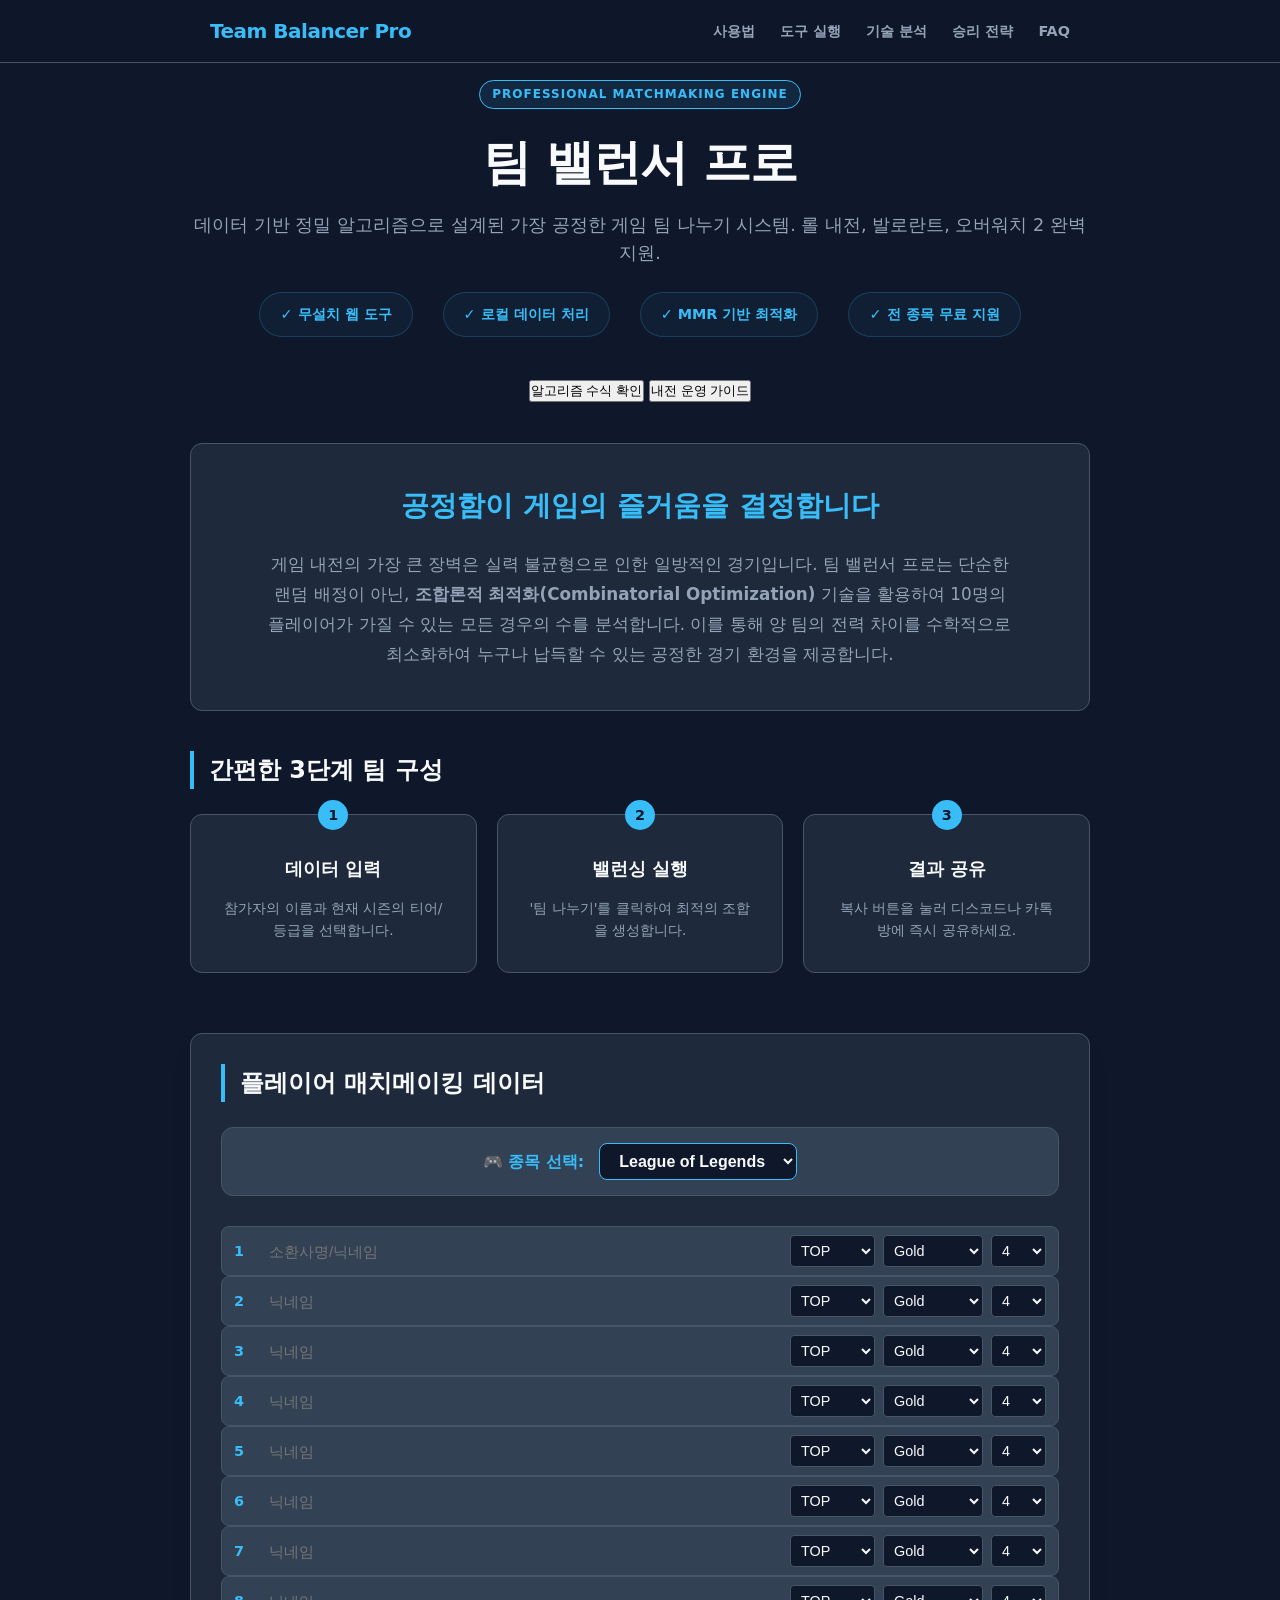
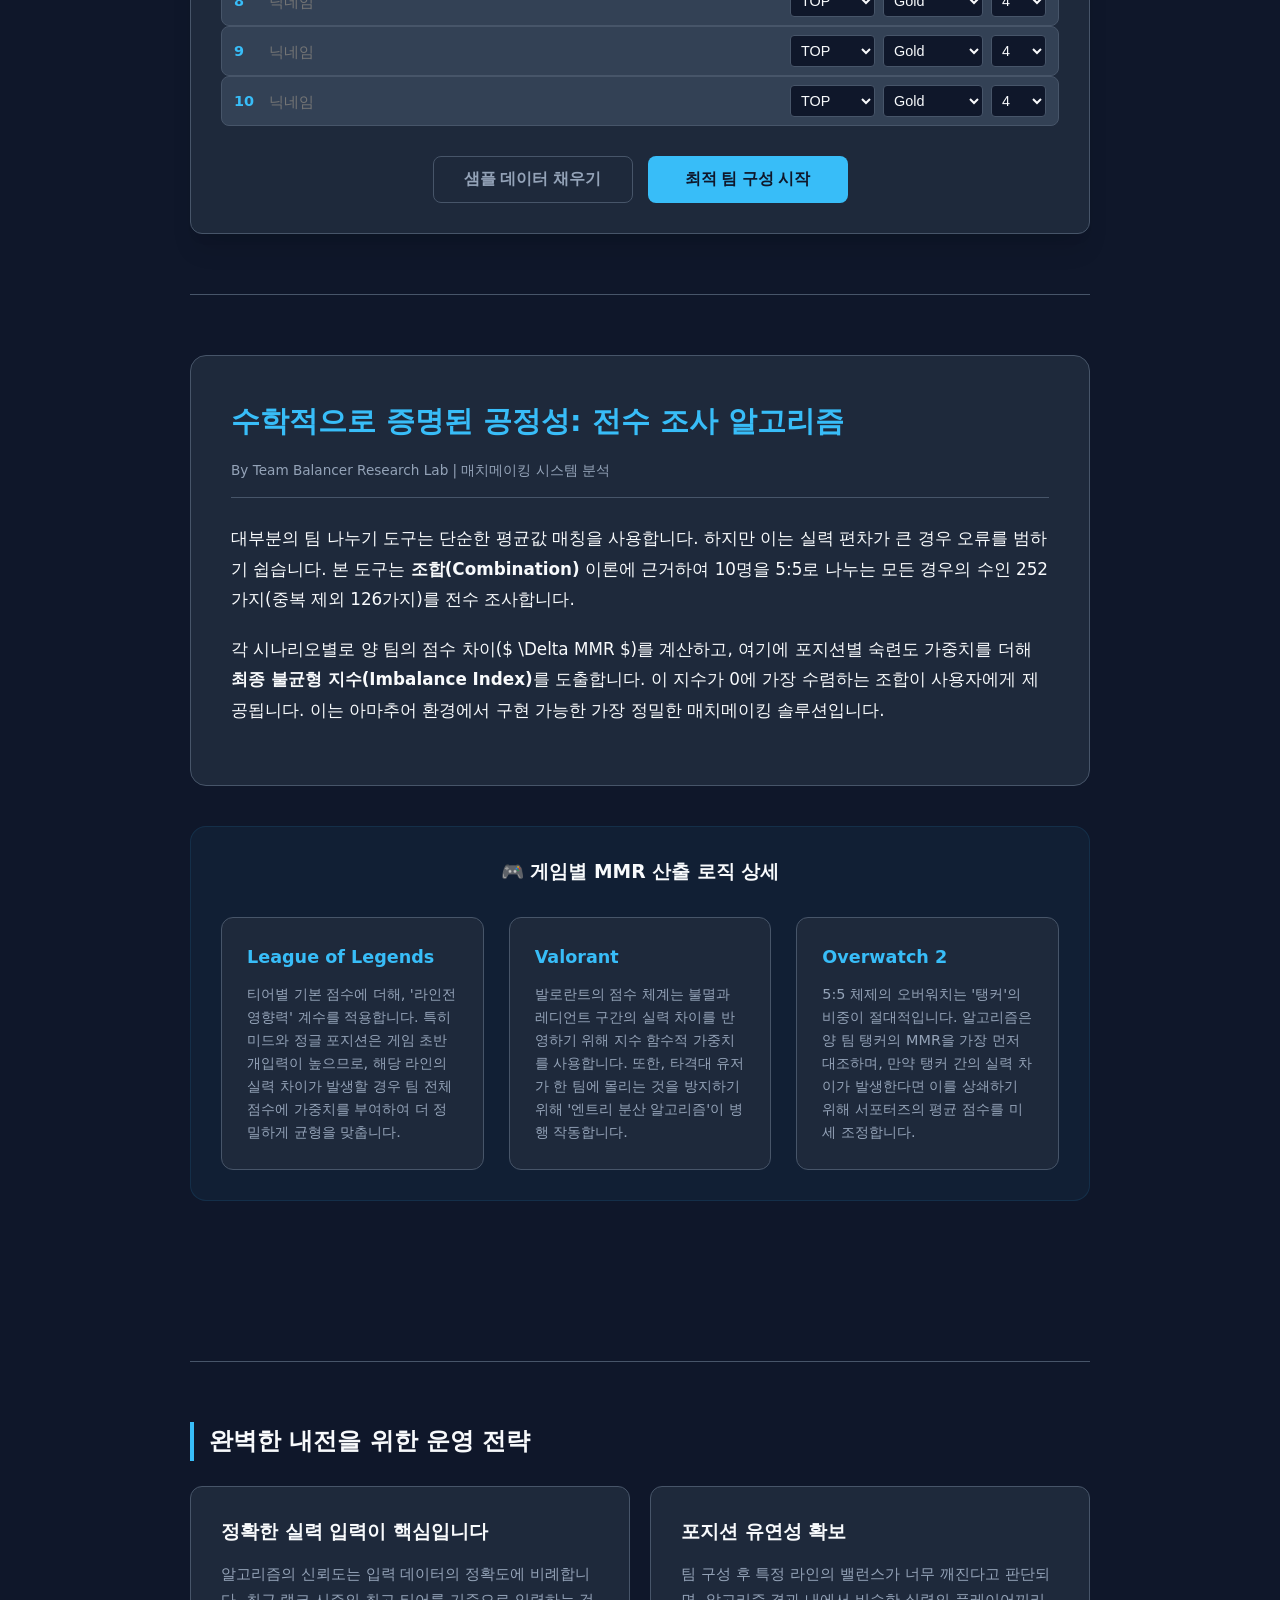
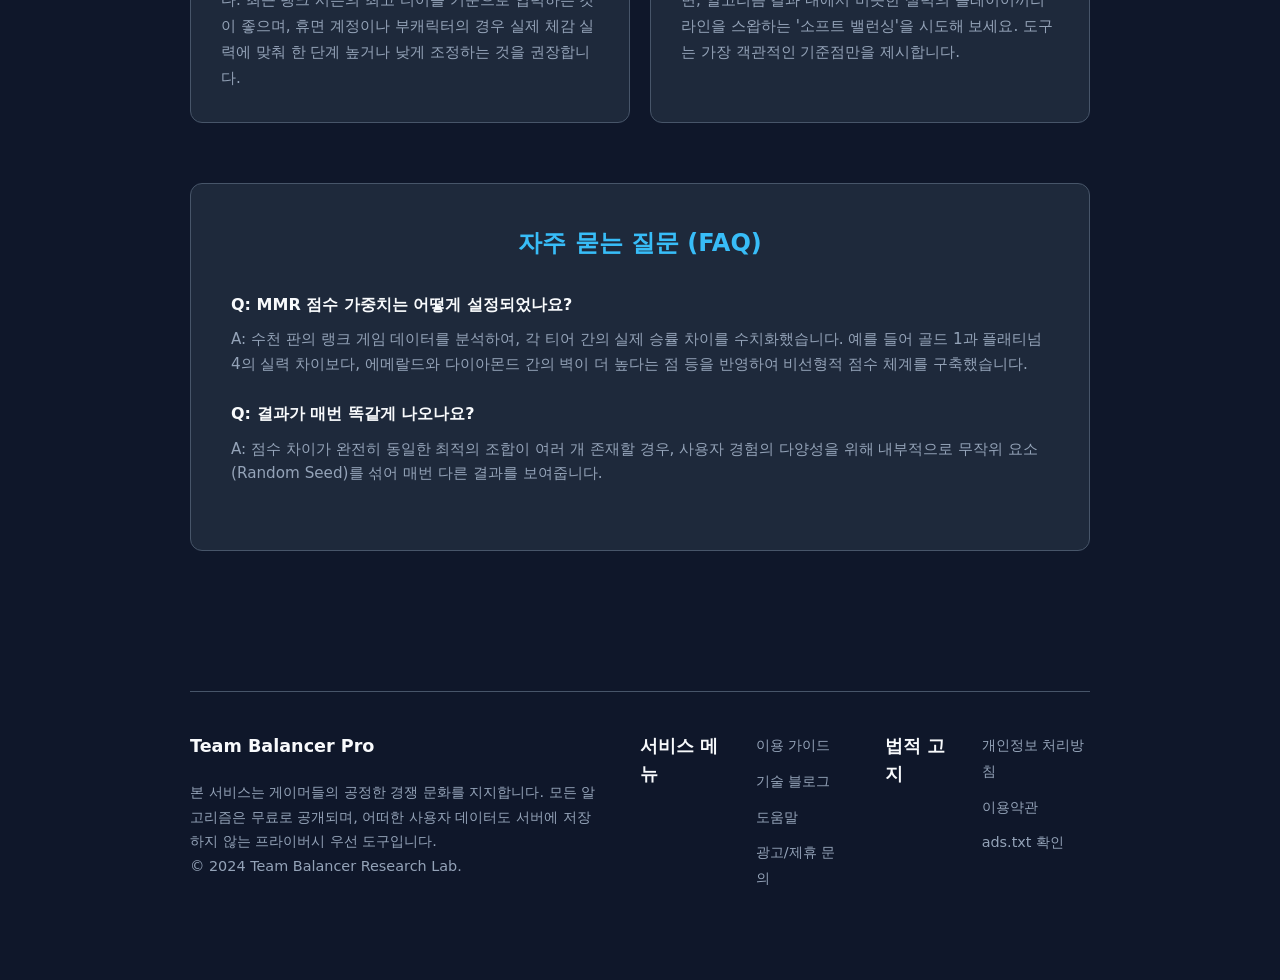
<file: index.html>
<!DOCTYPE html>
<html lang="ko">
<head>
    <meta charset="UTF-8">
    <meta name="viewport" content="width=device-width, initial-scale=1.0">
    <title>팀 밸런서 프로 - 롤 내전, 발로란트, 오버워치 5대5 팀 나누기 도구</title>
    <meta name="description" content="가장 정밀한 게임 팀 나누기 도구입니다. 롤(LoL), 발로란트, 오버워치 2 내전을 위한 MMR 기반 자동 팀 밸런싱. 티어와 실력을 반영한 공정한 매치메이킹 시스템을 무료로 이용하세요.">
    <meta name="keywords" content="팀짜기, 롤내전, 팀 나누기, 롤 팀 나누기, 발로란트 팀 나누기, 오버워치 팀 나누기, 게임 내전, 5대5 팀짜기, MMR 계산기, 팀 밸런서, 발로란트 내전, 롤 내전 도구, 팀 구성 알고리즘, 내전 팀 구성, 게임 팀 밸런스">
    <link rel="canonical" href="https://autoteambalancer.pages.dev/">
    
    <!-- Open Graph / Facebook -->
    <meta property="og:title" content="팀 밸런서 프로 - 공정한 게임 내전을 위한 필수 도구">
    <meta property="og:description" content="데이터 기반 MMR 알고리즘으로 롤, 발로란트, 오버워치 내전 팀을 1초 만에 구성해 보세요.">
    
    <!-- JSON-LD Structured Data for Search Engines -->
    <script type="application/ld+json">
    {
      "@context": "https://schema.org",
      "@type": "SoftwareApplication",
      "name": "Team Balancer Pro",
      "operatingSystem": "Web",
      "applicationCategory": "GameApplication",
      "description": "League of Legends, Valorant, Overwatch 2 match making tool.",
      "offers": {
        "@type": "Offer",
        "price": "0",
        "priceCurrency": "KRW"
      }
    }
    </script>
    <meta property="og:image" content="https://autoteambalancer.pages.dev/og-image.png">
    <meta property="og:image:width" content="1200">
    <meta property="og:image:height" content="630">
    <meta property="og:image:alt" content="Team Balancer Pro 로고 이미지">
    <meta property="og:site_name" content="Team Balancer Pro">
    <meta property="og:locale" content="ko_KR">

    <!-- Twitter Enhanced -->
    <meta property="twitter:card" content="summary_large_image">
    <meta property="twitter:url" content="https://autoteambalancer.pages.dev/">
    <meta property="twitter:title" content="팀 밸런서 프로 - 팀짜기, 롤내전, 게임 팀 구성">
    <meta property="twitter:description" content="팀짜기, 롤내전, 게임 내전을 위한 정밀 알고리즘 팀 밸런서.">
    <meta property="twitter:image" content="https://autoteambalancer.pages.dev/og-image.png">
    <meta property="twitter:image:alt" content="Team Balancer Pro 로고 이미지">

    <!-- JSON-LD Structured Data (Fixed) -->
    <script type="application/ld+json">
    [
      {
        "@context": "https://schema.org",
        "@type": "WebApplication",
        "name": "Team Balancer Pro",
        "alternateName": "팀 밸런서 프로",
        "url": "https://autoteambalancer.pages.dev/",
        "image": "https://autoteambalancer.pages.dev/og-image.png",
        "description": "리그 오브 레전드, 발로란트, 오버워치 2 등 5:5 팀 게임을 위한 MMR 기반 자동 팀 밸런싱 도구입니다. 공정한 게임 환경을 위한 최적의 알고리즘을 제공합니다.",
        "applicationCategory": "GameApplication",
        "genre": "Strategy Tool",
        "browserRequirements": "Requires JavaScript",
        "softwareVersion": "1.1.0",
        "operatingSystem": "All",
        "offers": {
          "@type": "Offer",
          "price": "0",
          "priceCurrency": "KRW"
        },
        "author": {
          "@type": "Organization",
          "name": "Team Balancer Research Lab"
        }
      },
      {
        "@context": "https://schema.org",
        "@type": "BreadcrumbList",
        "itemListElement": [{
          "@type": "ListItem",
          "position": 1,
          "name": "Home",
          "item": "https://autoteambalancer.pages.dev/"
        }]
      },
      {
        "@context": "https://schema.org",
        "@type": "FAQPage",
        "mainEntity": [
          {
            "@type": "Question",
            "name": "팀 밸런서 프로의 MMR 계산 방식은 신뢰할 수 있나요?",
            "acceptedAnswer": {
              "@type": "Answer",
              "text": "네, 본 도구는 각 게임별 공식 랭크 시스템의 점수 분포를 분석하여 설계된 가중치 시스템을 사용합니다. 아이언부터 챌린저까지 각 티어와 세부 단계를 수치화하여 모든 가능한 조합 중 가장 격차가 적은 결과를 도출합니다."
            }
          },
          {
            "@type": "Question",
            "name": "발로란트나 오버워치에서도 사용 가능한가요?",
            "acceptedAnswer": {
              "@type": "Answer",
              "text": "물론입니다. 종목 선택 기능을 통해 LoL뿐만 아니라 발로란트, 오버워치 2 등 각 게임의 고유 티어 체계에 맞춘 전용 알고리즘을 선택하여 이용하실 수 있습니다."
            }
          },
          {
            "@type": "Question",
            "name": "개인정보는 안전하게 보호되나요?",
            "acceptedAnswer": {
              "@type": "Answer",
              "text": "본 서비스는 사용자가 입력하는 플레이어 명단과 티어 정보를 서버로 전송하지 않습니다. 모든 계산은 사용자의 브라우저 로컬 환경에서 수행되므로 유출 우려가 없는 안전한 도구입니다."
            }
          }
        ]
      }
    ]
    </script>

    <link rel="icon" href="favicon.ico" type="image/x-icon">
    <meta name="theme-color" content="#0f172a">
    <link rel="stylesheet" href="style.css">
    <script async src="https://pagead2.googlesyndication.com/pagead/js/adsbygoogle.js?client=ca-pub-9442141313733333"
     crossorigin="anonymous"></script>
</head>
<body>
    <nav class="main-nav">
        <div class="nav-container">
            <a href="#" class="nav-logo">Team Balancer Pro</a>
            <ul class="nav-menu">
                <li><a href="#how-to-use">사용법</a></li>
                <li><a href="#player-form">도구 실행</a></li>
                <li><a href="#analysis">기술 분석</a></li>
                <li><a href="#strategy">승리 전략</a></li>
                <li><a href="#faq">FAQ</a></li>
            </ul>
        </div>
    </nav>

    <div class="container">
        <header>
            <div class="brand-badge">Professional Matchmaking Engine</div>
            <h1>팀 밸런서 프로</h1>
            <p class="hero-subtitle">데이터 기반 정밀 알고리즘으로 설계된 가장 공정한 게임 팀 나누기 시스템. 롤 내전, 발로란트, 오버워치 2 완벽 지원.</p>
            
            <div class="highlights-bar">
                <div class="highlight-item">✓ 무설치 웹 도구</div>
                <div class="highlight-item">✓ 로컬 데이터 처리</div>
                <div class="highlight-item">✓ MMR 기반 최적화</div>
                <div class="highlight-item">✓ 전 종목 무료 지원</div>
            </div>

            <div class="info-buttons">
                <button id="calc-info-btn">알고리즘 수식 확인</button>
                <button id="tips-info-btn">내전 운영 가이드</button>
            </div>
        </header>

        <main>
            <!-- 핵심 가치 제안 -->
            <section class="about-section">
                <h2>공정함이 게임의 즐거움을 결정합니다</h2>
                <p>게임 내전의 가장 큰 장벽은 실력 불균형으로 인한 일방적인 경기입니다. 팀 밸런서 프로는 단순한 랜덤 배정이 아닌, <strong>조합론적 최적화(Combinatorial Optimization)</strong> 기술을 활용하여 10명의 플레이어가 가질 수 있는 모든 경우의 수를 분석합니다. 이를 통해 양 팀의 전력 차이를 수학적으로 최소화하여 누구나 납득할 수 있는 공정한 경기 환경을 제공합니다.</p>
            </section>

            <!-- 사용 단계 -->
            <section class="steps-section" id="how-to-use">
                <div class="section-title">
                    <h2>간편한 3단계 팀 구성</h2>
                </div>
                <div class="steps-grid">
                    <div class="step-card">
                        <div class="step-number">1</div>
                        <h3>데이터 입력</h3>
                        <p>참가자의 이름과 현재 시즌의 티어/등급을 선택합니다.</p>
                    </div>
                    <div class="step-card">
                        <div class="step-number">2</div>
                        <h3>밸런싱 실행</h3>
                        <p>'팀 나누기'를 클릭하여 최적의 조합을 생성합니다.</p>
                    </div>
                    <div class="step-card">
                        <div class="step-number">3</div>
                        <h3>결과 공유</h3>
                        <p>복사 버튼을 눌러 디스코드나 카톡방에 즉시 공유하세요.</p>
                    </div>
                </div>
            </section>

            <!-- 메인 도구 영역 -->
            <section class="input-section">
                <div class="section-title">
                    <h2>플레이어 매치메이킹 데이터</h2>
                </div>

                <div class="game-selector-container">
                    <label for="game-selector">🎮 종목 선택:</label>
                    <select id="game-selector">
                        <option value="LOL" selected>League of Legends</option>
                        <option value="VALORANT">Valorant</option>
                        <option value="OVERWATCH2">Overwatch 2</option>
                    </select>
                </div>

                <div class="player-inputs">
                    <div id="player-form">
                        <!-- 10명 입력 행 (JS에서 초기화됨) -->
                        <div class="player-row" data-index="1">
                            <span>1</span>
                            <input type="text" placeholder="소환사명/닉네임" class="player-name">
                            <select class="player-lane"></select>
                            <select class="player-tier"></select>
                            <select class="player-division"></select>
                        </div>
                        <div class="player-row" data-index="2"><span>2</span><input type="text" placeholder="닉네임" class="player-name"><select class="player-lane"></select><select class="player-tier"></select><select class="player-division"></select></div>
                        <div class="player-row" data-index="3"><span>3</span><input type="text" placeholder="닉네임" class="player-name"><select class="player-lane"></select><select class="player-tier"></select><select class="player-division"></select></div>
                        <div class="player-row" data-index="4"><span>4</span><input type="text" placeholder="닉네임" class="player-name"><select class="player-lane"></select><select class="player-tier"></select><select class="player-division"></select></div>
                        <div class="player-row" data-index="5"><span>5</span><input type="text" placeholder="닉네임" class="player-name"><select class="player-lane"></select><select class="player-tier"></select><select class="player-division"></select></div>
                        <div class="player-row" data-index="6"><span>6</span><input type="text" placeholder="닉네임" class="player-name"><select class="player-lane"></select><select class="player-tier"></select><select class="player-division"></select></div>
                        <div class="player-row" data-index="7"><span>7</span><input type="text" placeholder="닉네임" class="player-name"><select class="player-lane"></select><select class="player-tier"></select><select class="player-division"></select></div>
                        <div class="player-row" data-index="8"><span>8</span><input type="text" placeholder="닉네임" class="player-name"><select class="player-lane"></select><select class="player-tier"></select><select class="player-division"></select></div>
                        <div class="player-row" data-index="9"><span>9</span><input type="text" placeholder="닉네임" class="player-name"><select class="player-lane"></select><select class="player-tier"></select><select class="player-division"></select></div>
                        <div class="player-row" data-index="10"><span>10</span><input type="text" placeholder="닉네임" class="player-name"><select class="player-lane"></select><select class="player-tier"></select><select class="player-division"></select></div>
                    </div>
                </div>
                <div class="button-group">
                    <button id="random-fill-btn">샘플 데이터 채우기</button>
                    <button id="balance-btn">최적 팀 구성 시작</button>
                </div>
            </section>

            <!-- 결과 표시 -->
            <section class="result-section hidden" id="result-section">
                <div class="teams-container">
                    <div class="team team-blue">
                        <h2>BLUE TEAM</h2>
                        <div class="player-list" id="blue-team-list"></div>
                        <div class="team-score" id="blue-team-score"></div>
                    </div>
                    <div class="vs">VS</div>
                    <div class="team team-red">
                        <h2>RED TEAM</h2>
                        <div class="player-list" id="red-team-list"></div>
                        <div class="team-score" id="red-team-score"></div>
                    </div>
                </div>
                <div class="result-actions">
                    <button id="copy-btn">결과 텍스트 복사</button>
                </div>
            </section>

            <!-- 심층 기술 분석 섹션 (AdSense 고가치 콘텐츠) -->
            <section class="content-rich-section" id="analysis">
                <div class="column-container">
                    <article class="pro-column">
                        <h2>수학적으로 증명된 공정성: 전수 조사 알고리즘</h2>
                        <div class="column-meta">By Team Balancer Research Lab | 매치메이킹 시스템 분석</div>
                        <p>대부분의 팀 나누기 도구는 단순한 평균값 매칭을 사용합니다. 하지만 이는 실력 편차가 큰 경우 오류를 범하기 쉽습니다. 본 도구는 <strong>조합(Combination)</strong> 이론에 근거하여 10명을 5:5로 나누는 모든 경우의 수인 252가지(중복 제외 126가지)를 전수 조사합니다.</p>
                        <p>각 시나리오별로 양 팀의 점수 차이($ \Delta MMR $)를 계산하고, 여기에 포지션별 숙련도 가중치를 더해 <strong>최종 불균형 지수(Imbalance Index)</strong>를 도출합니다. 이 지수가 0에 가장 수렴하는 조합이 사용자에게 제공됩니다. 이는 아마추어 환경에서 구현 가능한 가장 정밀한 매치메이킹 솔루션입니다.</p>
                    </article>

                    <div class="game-deep-dive">
                        <h3>🎮 게임별 MMR 산출 로직 상세</h3>
                        <div class="dive-grid">
                            <div class="dive-item">
                                <h4>League of Legends</h4>
                                <p>티어별 기본 점수에 더해, '라인전 영향력' 계수를 적용합니다. 특히 미드와 정글 포지션은 게임 초반 개입력이 높으므로, 해당 라인의 실력 차이가 발생할 경우 팀 전체 점수에 가중치를 부여하여 더 정밀하게 균형을 맞춥니다.</p>
                            </div>
                            <div class="dive-item">
                                <h4>Valorant</h4>
                                <p>발로란트의 점수 체계는 불멸과 레디언트 구간의 실력 차이를 반영하기 위해 지수 함수적 가중치를 사용합니다. 또한, 타격대 유저가 한 팀에 몰리는 것을 방지하기 위해 '엔트리 분산 알고리즘'이 병행 작동합니다.</p>
                            </div>
                            <div class="dive-item">
                                <h4>Overwatch 2</h4>
                                <p>5:5 체제의 오버워치는 '탱커'의 비중이 절대적입니다. 알고리즘은 양 팀 탱커의 MMR을 가장 먼저 대조하며, 만약 탱커 간의 실력 차이가 발생한다면 이를 상쇄하기 위해 서포터즈의 평균 점수를 미세 조정합니다.</p>
                            </div>
                        </div>
                    </div>
                </div>
            </section>

            <!-- 전략 및 가이드 -->
            <section class="guide-section" id="strategy">
                <div class="section-title">
                    <h2>완벽한 내전을 위한 운영 전략</h2>
                </div>
                <div class="guide-grid">
                    <div class="guide-card">
                        <h3>정확한 실력 입력이 핵심입니다</h3>
                        <p>알고리즘의 신뢰도는 입력 데이터의 정확도에 비례합니다. 최근 랭크 시즌의 최고 티어를 기준으로 입력하는 것이 좋으며, 휴면 계정이나 부캐릭터의 경우 실제 체감 실력에 맞춰 한 단계 높거나 낮게 조정하는 것을 권장합니다.</p>
                    </div>
                    <div class="guide-card">
                        <h3>포지션 유연성 확보</h3>
                        <p>팀 구성 후 특정 라인의 밸런스가 너무 깨진다고 판단되면, 알고리즘 결과 내에서 비슷한 실력의 플레이어끼리 라인을 스왑하는 '소프트 밸런싱'을 시도해 보세요. 도구는 가장 객관적인 기준점만을 제시합니다.</p>
                    </div>
                </div>

                <div class="faq-container" id="faq">
                    <h3>자주 묻는 질문 (FAQ)</h3>
                    <div class="faq-item">
                        <h4>Q: MMR 점수 가중치는 어떻게 설정되었나요?</h4>
                        <p>A: 수천 판의 랭크 게임 데이터를 분석하여, 각 티어 간의 실제 승률 차이를 수치화했습니다. 예를 들어 골드 1과 플래티넘 4의 실력 차이보다, 에메랄드와 다이아몬드 간의 벽이 더 높다는 점 등을 반영하여 비선형적 점수 체계를 구축했습니다.</p>
                    </div>
                    <div class="faq-item">
                        <h4>Q: 결과가 매번 똑같게 나오나요?</h4>
                        <p>A: 점수 차이가 완전히 동일한 최적의 조합이 여러 개 존재할 경우, 사용자 경험의 다양성을 위해 내부적으로 무작위 요소(Random Seed)를 섞어 매번 다른 결과를 보여줍니다.</p>
                    </div>
                </div>
            </section>
        </main>

        <footer>
            <div class="footer-main">
                <div class="footer-about">
                    <h3>Team Balancer Pro</h3>
                    <p>본 서비스는 게이머들의 공정한 경쟁 문화를 지지합니다. 모든 알고리즘은 무료로 공개되며, 어떠한 사용자 데이터도 서버에 저장하지 않는 프라이버시 우선 도구입니다.</p>
                    <p>© 2024 Team Balancer Research Lab.</p>
                </div>
                <div class="footer-links">
                    <h3>서비스 메뉴</h3>
                    <ul>
                        <li><a href="#how-to-use">이용 가이드</a></li>
                        <li><a href="#analysis">기술 블로그</a></li>
                        <li><a href="#faq">도움말</a></li>
                        <li><a href="#contact">광고/제휴 문의</a></li>
                    </ul>
                </div>
                <div class="footer-links">
                    <h3>법적 고지</h3>
                    <ul>
                        <li><a href="#" id="privacy-btn">개인정보 처리방침</a></li>
                        <li><a href="#" id="terms-btn">이용약관</a></li>
                        <li><a href="/ads.txt">ads.txt 확인</a></li>
                    </ul>
                </div>
            </div>
        </footer>
    </div>

    <!-- 법률 문서 및 정보 모달 -->
    <div id="modal-overlay" class="modal-overlay hidden">
        <div class="modal-content">
            <button class="modal-close">&times;</button>
            <div id="modal-body" class="modal-body"></div>
        </div>
    </div>

    <script src="main.js"></script>
</body>
</html>
</file>
<file: style.css>
:root {
    --bg-color: #0f172a;
    --card-bg: #1e293b;
    --accent-color: #38bdf8;
    --accent-hover: #0ea5e9;
    --text-main: #f8fafc;
    --text-muted: #94a3b8;
    --blue-team: #60a5fa;
    --red-team: #f87171;
    --input-bg: #334155;
    --border-color: #475569;
}

* {
    box-sizing: border-box;
    margin: 0;
    padding: 0;
}

body {
    background-color: var(--bg-color);
    color: var(--text-main);
    font-family: 'Pretendard', -apple-system, BlinkMacSystemFont, system-ui, Roboto, sans-serif;
    font-display: swap;
    padding-top: 80px; /* Space for fixed nav */
    line-height: 1.6;
    text-rendering: optimizeLegibility;
    -webkit-font-smoothing: antialiased;
}

/* Navigation Bar */
.main-nav {
    position: fixed;
    top: 0;
    left: 0;
    width: 100%;
    background-color: rgba(15, 23, 42, 0.9);
    backdrop-filter: blur(12px);
    z-index: 1000;
    border-bottom: 1px solid var(--border-color);
    padding: 15px 0;
}

.nav-container {
    max-width: 900px;
    margin: 0 auto;
    display: flex;
    justify-content: space-between;
    align-items: center;
    padding: 0 20px;
}

.nav-logo {
    font-weight: 800;
    font-size: 1.25rem;
    color: var(--accent-color);
    text-decoration: none;
    letter-spacing: -0.5px;
}

.nav-menu {
    display: flex;
    list-style: none;
    gap: 25px;
}

.nav-menu a {
    color: var(--text-muted);
    text-decoration: none;
    font-size: 0.9rem;
    font-weight: 600;
    transition: color 0.2s;
}

.nav-menu a:hover {
    color: var(--text-main);
}

.container {
    width: 100%;
    max-width: 900px;
    margin: 0 auto;
}

header {
    text-align: center;
    margin-bottom: 40px;
    position: relative;
}

/* About Section */
.about-section {
    background-color: var(--card-bg);
    border: 1px solid var(--border-color);
    padding: 40px;
    border-radius: 12px;
    margin-bottom: 40px;
    text-align: center;
}

.about-section h2 {
    color: var(--accent-color);
    font-size: 1.75rem;
    margin-bottom: 20px;
    font-weight: 800;
}

.about-section p {
    color: var(--text-muted);
    font-size: 1.05rem;
    max-width: 750px;
    margin: 0 auto;
    line-height: 1.8;
}

.brand-badge {
    display: inline-block;
    background: rgba(56, 189, 248, 0.1);
    color: var(--accent-color);
    padding: 4px 12px;
    border-radius: 20px;
    font-size: 0.75rem;
    font-weight: 700;
    text-transform: uppercase;
    letter-spacing: 1px;
    margin-bottom: 15px;
    border: 1px solid var(--accent-color);
}

header h1 {
    color: var(--text-main);
    font-size: 3rem;
    font-weight: 900;
    margin-bottom: 10px;
    letter-spacing: -1px;
}

.hero-subtitle {
    color: var(--text-muted);
    font-size: 1.1rem;
    margin-bottom: 25px;
}

/* 광고 슬롯 스타일 */
.ad-placeholder {
    background-color: var(--card-bg);
    border: 1px dashed var(--border-color);
    margin: 30px 0;
    display: flex;
    justify-content: center;
    align-items: center;
    color: var(--text-muted);
    font-size: 0.8rem;
    border-radius: 8px;
    overflow: hidden;
}

.top-ad {
    height: 90px;
    width: 100%;
    max-width: 728px;
    margin: 0 auto 40px auto;
}

.section-title {
    margin-bottom: 25px;
    border-left: 4px solid var(--accent-color);
    padding-left: 15px;
}

.section-title h2 {
    font-size: 1.5rem;
    color: var(--text-main);
}

.section-title p {
    color: var(--text-muted);
    font-size: 0.9rem;
}

.input-section {
    background-color: var(--card-bg);
    border: 1px solid var(--border-color);
    padding: 30px;
    border-radius: 12px;
    box-shadow: 0 20px 25px -5px rgba(0, 0, 0, 0.1), 0 10px 10px -5px rgba(0, 0, 0, 0.04);
}

/* Game Selector */
.game-selector-container {
    display: flex;
    align-items: center;
    justify-content: center;
    gap: 15px;
    margin-bottom: 30px;
    background-color: var(--input-bg);
    padding: 15px;
    border-radius: 12px;
    border: 1px solid var(--border-color);
}

.game-selector-container label {
    font-weight: 700;
    color: var(--accent-color);
}

#game-selector {
    background-color: var(--bg-color);
    color: var(--text-main);
    border: 1px solid var(--accent-color);
    padding: 8px 15px;
    border-radius: 8px;
    font-size: 1rem;
    font-weight: 600;
    cursor: pointer;
    outline: none;
}

#game-selector:focus {
    box-shadow: 0 0 10px rgba(56, 189, 248, 0.3);
}

.player-inputs {
    display: grid;
    grid-template-columns: repeat(auto-fit, minmax(350px, 1fr));
    gap: 12px;
    margin-bottom: 30px;
}

.player-row {
    display: flex;
    align-items: center;
    gap: 8px;
    background-color: var(--input-bg);
    padding: 8px 12px;
    border: 1px solid var(--border-color);
    border-radius: 8px;
}

.player-row span {
    width: 20px;
    color: var(--accent-color);
    font-weight: bold;
    font-size: 0.9rem;
}

.player-name {
    flex-grow: 1;
    min-width: 80px;
    background: none;
    border: 1px solid transparent;
    color: var(--text-main);
    padding: 6px;
    outline: none;
    font-size: 0.95rem;
}

.player-lane, .player-tier, .player-division {
    background: var(--bg-color);
    color: var(--text-main);
    border: 1px solid var(--border-color);
    padding: 6px;
    cursor: pointer;
    border-radius: 4px;
    font-size: 0.9rem;
}

.player-lane { width: 85px; }
.player-tier { width: 100px; }
.player-division { width: 55px; }

.player-name:focus {
    border-bottom: 1px solid var(--accent-color);
}

.button-group {
    display: flex;
    justify-content: center;
    gap: 15px;
}

#balance-btn, #random-fill-btn {
    padding: 12px;
    border-radius: 8px;
    font-weight: 700;
    cursor: pointer;
    transition: all 0.2s;
    flex: 1;
    max-width: 200px;
    font-size: 1rem;
}

#balance-btn {
    background-color: var(--accent-color);
    color: var(--bg-color);
    border: none;
}

#balance-btn:hover {
    background-color: var(--accent-hover);
    transform: translateY(-2px);
}

#random-fill-btn {
    background-color: transparent;
    color: var(--text-muted);
    border: 1px solid var(--border-color);
}

#random-fill-btn:hover {
    color: var(--text-main);
    border-color: var(--text-main);
}

.result-section {
    margin-top: 50px;
}

.teams-container {
    display: flex;
    gap: 20px;
    align-items: flex-start;
}

.team {
    flex: 1;
    padding: 24px;
    border-radius: 12px;
    min-height: 300px;
    background-color: var(--card-bg);
}

.team-blue {
    border: 1px solid var(--blue-team);
    box-shadow: 0 0 15px rgba(96, 165, 250, 0.1);
}

.team-red {
    border: 1px solid var(--red-team);
    box-shadow: 0 0 15px rgba(248, 113, 113, 0.1);
}

.team h2 {
    text-align: center;
    margin-bottom: 24px;
    font-size: 1.5rem;
    font-weight: 800;
}

.team-blue h2 { color: var(--blue-team); }
.team-red h2 { color: var(--red-team); }

.vs {
    display: flex;
    align-items: center;
    font-size: 1.5rem;
    font-weight: 900;
    color: var(--text-muted);
    height: 300px;
}

.player-item {
    display: flex;
    justify-content: space-between;
    padding: 12px;
    margin-bottom: 8px;
    background-color: var(--input-bg);
    border-radius: 6px;
}

.player-item-lane {
    color: var(--accent-color);
    font-weight: 600;
    width: 60px;
    font-size: 0.85rem;
}

.player-item-name {
    flex-grow: 1;
    margin: 0 10px;
    white-space: nowrap;
    overflow: hidden;
    text-overflow: ellipsis;
    font-weight: 500;
}

.player-item-tier {
    font-size: 0.85rem;
    color: var(--text-muted);
}

.team-score {
    text-align: center;
    margin-top: 20px;
    font-size: 0.9rem;
    color: var(--text-muted);
    font-weight: 600;
}

.result-actions {
    display: flex;
    justify-content: center;
    margin-top: 30px;
}

#copy-btn {
    padding: 12px 30px;
    background-color: var(--accent-color);
    color: var(--bg-color);
    border: none;
    font-weight: 700;
    cursor: pointer;
    transition: all 0.2s;
    border-radius: 8px;
}

#copy-btn:hover {
    background-color: var(--accent-hover);
    transform: translateY(-2px);
}

/* Guide & SEO Section */
.guide-section {
    margin-top: 100px;
    padding: 60px 0;
    border-top: 1px solid var(--border-color);
}

.guide-article h2 {
    color: var(--accent-color);
    text-align: center;
    font-size: 2rem;
    margin-bottom: 30px;
    font-weight: 800;
}

.guide-article > p {
    text-align: center;
    color: var(--text-muted);
    max-width: 700px;
    margin: 0 auto 50px auto;
    font-size: 1.1rem;
}

.guide-grid {
    display: grid;
    grid-template-columns: 1fr 1fr;
    gap: 20px;
    margin-bottom: 60px;
}

.guide-card {
    background-color: var(--card-bg);
    padding: 30px;
    border-radius: 12px;
    border: 1px solid var(--border-color);
}

.guide-card h3 {
    color: var(--text-main);
    margin-bottom: 15px;
    font-size: 1.2rem;
}

.guide-card p {
    color: var(--text-muted);
    font-size: 0.95rem;
    line-height: 1.7;
}

.faq-container {
    background-color: var(--card-bg);
    padding: 40px;
    border-radius: 12px;
    border: 1px solid var(--border-color);
}

.faq-container h3 {
    color: var(--accent-color);
    text-align: center;
    margin-bottom: 30px;
    font-size: 1.5rem;
}

.faq-item {
    margin-bottom: 25px;
}

.faq-item h4 {
    color: var(--text-main);
    margin-bottom: 10px;
}

.faq-item p {
    color: var(--text-muted);
    font-size: 0.95rem;
}

/* Contact Section */
.contact-section {
    margin-top: 60px;
    padding: 60px 0;
    border-top: 1px solid var(--border-color);
}

.contact-container {
    background-color: var(--card-bg);
    border: 1px solid var(--border-color);
    padding: 40px;
    border-radius: 16px;
    max-width: 700px;
    margin: 0 auto;
}

.contact-container h2 {
    color: var(--accent-color);
    text-align: center;
    margin-bottom: 15px;
    font-size: 1.8rem;
    font-weight: 800;
}

.contact-container > p {
    text-align: center;
    color: var(--text-muted);
    margin-bottom: 30px;
}

.contact-form {
    display: flex;
    flex-direction: column;
    gap: 16px;
}

.form-grid {
    display: grid;
    grid-template-columns: 1fr 1fr;
    gap: 16px;
}

.form-group {
    display: flex;
    flex-direction: column;
    gap: 8px;
}

.form-group label {
    color: var(--text-main);
    font-size: 0.85rem;
    font-weight: 600;
}

.form-group input, 
.form-group select, 
.form-group textarea {
    background-color: var(--input-bg);
    border: 1px solid var(--border-color);
    color: var(--text-main);
    padding: 12px;
    font-size: 0.95rem;
    outline: none;
    border-radius: 8px;
    transition: border-color 0.2s;
}

.form-group textarea {
    height: 120px;
    resize: none;
}

.form-group input:focus, 
.form-group select:focus, 
.form-group textarea:focus {
    border-color: var(--accent-color);
}

.contact-form .submit-btn {
    padding: 14px;
    background-color: var(--accent-color);
    color: var(--bg-color);
    border: none;
    font-weight: 700;
    cursor: pointer;
    transition: all 0.2s;
    font-size: 1rem;
    margin-top: 10px;
    border-radius: 8px;
}

.contact-form .submit-btn:hover {
    background-color: var(--accent-hover);
    transform: translateY(-2px);
}

.form-status {
    text-align: center;
    font-size: 0.9rem;
    min-height: 20px;
}

footer {
    margin-top: 80px;
    padding: 40px 0;
    border-top: 1px solid var(--border-color);
    text-align: center;
}

.footer-content p {
    color: var(--text-muted);
    font-size: 0.85rem;
    margin-bottom: 15px;
}

.footer-links {
    display: flex;
    justify-content: center;
    gap: 24px;
}

.footer-links a {
    color: var(--accent-color);
    text-decoration: none;
    font-size: 0.85rem;
    font-weight: 500;
}

.footer-links a:hover {
    text-decoration: underline;
}

/* Modal Styles */
.modal-overlay {
    position: fixed;
    top: 0;
    left: 0;
    width: 100%;
    height: 100%;
    background-color: rgba(0, 0, 0, 0.75);
    display: flex;
    justify-content: center;
    align-items: center;
    z-index: 1000;
    backdrop-filter: blur(4px);
}

.modal-content {
    background-color: var(--card-bg);
    border: 1px solid var(--border-color);
    width: 90%;
    max-width: 600px;
    max-height: 80vh;
    padding: 40px;
    position: relative;
    overflow-y: auto;
    border-radius: 16px;
}

.modal-close {
    position: absolute;
    top: 20px;
    right: 20px;
    background: none;
    border: none;
    color: var(--text-muted);
    font-size: 1.5rem;
    cursor: pointer;
}

.modal-body h2 {
    color: var(--accent-color);
    margin-bottom: 20px;
    font-weight: 800;
}

.modal-body h3 {
    color: var(--text-main);
    margin: 24px 0 12px 0;
}

.modal-body p {
    margin-bottom: 15px;
    color: var(--text-muted);
    font-size: 0.95rem;
    line-height: 1.7;
}

.modal-body ul {
    margin-bottom: 15px;
    padding-left: 20px;
    color: var(--text-muted);
}

.modal-body li {
    margin-bottom: 8px;
}

@media (max-width: 768px) {
    .teams-container {
        flex-direction: column;
    }
    .vs {
        justify-content: center;
        margin: 20px 0;
        height: auto;
    }
    .guide-grid {
        grid-template-columns: 1fr;
    }
    .form-grid {
        grid-template-columns: 1fr;
    }
}

/* Highlights Bar */
.highlights-bar {
    display: flex;
    justify-content: center;
    gap: 30px;
    margin-bottom: 40px;
    flex-wrap: wrap;
}

.highlight-item {
    display: flex;
    align-items: center;
    gap: 8px;
    background: rgba(56, 189, 248, 0.05);
    padding: 10px 20px;
    border-radius: 50px;
    border: 1px solid rgba(56, 189, 248, 0.2);
    font-size: 0.9rem;
    font-weight: 600;
    color: var(--accent-color);
}

.highlight-item i {
    font-size: 1.1rem;
}

/* Steps Section */
.steps-section {
    margin-bottom: 60px;
}

.steps-grid {
    display: grid;
    grid-template-columns: repeat(auto-fit, minmax(200px, 1fr));
    gap: 20px;
}

.step-card {
    background-color: var(--card-bg);
    border: 1px solid var(--border-color);
    padding: 30px;
    border-radius: 12px;
    text-align: center;
    position: relative;
    transition: transform 0.2s;
}

.step-card:hover {
    transform: translateY(-5px);
    border-color: var(--accent-color);
}

.step-number {
    position: absolute;
    top: -15px;
    left: 50%;
    transform: translateX(-50%);
    background-color: var(--accent-color);
    color: var(--bg-color);
    width: 30px;
    height: 30px;
    border-radius: 50%;
    display: flex;
    align-items: center;
    justify-content: center;
    font-weight: 800;
    font-size: 0.9rem;
}

.step-card h3 {
    margin: 10px 0 15px 0;
    font-size: 1.1rem;
    color: var(--text-main);
}

.step-card p {
    font-size: 0.85rem;
    color: var(--text-muted);
}

/* Features Section */
.features-section {
    margin-bottom: 60px;
    padding: 40px;
    background-color: var(--card-bg);
    border-radius: 16px;
    border: 1px solid var(--border-color);
}

.features-grid {
    display: grid;
    grid-template-columns: repeat(auto-fit, minmax(250px, 1fr));
    gap: 30px;
    margin-top: 30px;
}

.feature-item h3 {
    color: var(--accent-color);
    margin-bottom: 10px;
    font-size: 1.1rem;
}

.feature-item p {
    color: var(--text-muted);
    font-size: 0.9rem;
    line-height: 1.6;
}

/* Article Section */
.article-section {
    margin-bottom: 60px;
    line-height: 1.8;
}

.article-content {
    background-color: var(--card-bg);
    padding: 50px;
    border-radius: 16px;
    border: 1px solid var(--border-color);
}

.article-content h2 {
    color: var(--accent-color);
    margin-bottom: 25px;
    font-size: 1.8rem;
    text-align: center;
}

.article-text p {
    margin-bottom: 20px;
    color: var(--text-muted);
    font-size: 1.05rem;
}

/* Game Specific Section */
.game-guides-section {
    margin-bottom: 60px;
}

.game-guides-grid {
    display: grid;
    grid-template-columns: repeat(auto-fit, minmax(250px, 1fr));
    gap: 20px;
}

.game-guide-card {
    padding: 25px;
    background-color: var(--input-bg);
    border-radius: 12px;
    border: 1px solid var(--border-color);
}

.game-guide-card h3 {
    color: var(--text-main);
    margin-bottom: 12px;
    display: flex;
    align-items: center;
    gap: 10px;
}

.game-guide-card p {
    font-size: 0.9rem;
    color: var(--text-muted);
}

/* Footer Expansion */
.footer-main {
    display: grid;
    grid-template-columns: 2fr 1fr 1fr;
    gap: 40px;
    text-align: left;
    margin-bottom: 40px;
}

.footer-about h3, .footer-links h3 {
    color: var(--text-main);
    margin-bottom: 20px;
    font-size: 1.1rem;
}

.footer-about p {
    color: var(--text-muted);
    font-size: 0.9rem;
    line-height: 1.7;
}

.footer-links ul {
    list-style: none;
}

.footer-links li {
    margin-bottom: 10px;
}

.footer-links a {
    color: var(--text-muted);
    text-decoration: none;
    font-size: 0.9rem;
    transition: color 0.2s;
}

.footer-links a:hover {
    color: var(--accent-color);
}

@media (max-width: 768px) {
    .footer-main {
        grid-template-columns: 1fr;
        gap: 30px;
        text-align: center;
    }
}

/* Content Rich Section */
.content-rich-section {
    margin-top: 60px;
    padding: 60px 0;
    border-top: 1px solid var(--border-color);
}

.column-container {
    display: flex;
    flex-direction: column;
    gap: 40px;
}

.pro-column {
    background-color: var(--card-bg);
    padding: 40px;
    border-radius: 16px;
    border: 1px solid var(--border-color);
    line-height: 1.8;
}

.pro-column h2 {
    color: var(--accent-color);
    margin-bottom: 10px;
    font-size: 1.8rem;
}

.column-meta {
    font-size: 0.85rem;
    color: var(--text-muted);
    margin-bottom: 25px;
    border-bottom: 1px solid var(--border-color);
    padding-bottom: 15px;
}

.pro-column p {
    margin-bottom: 20px;
    color: var(--text-main);
    font-size: 1.05rem;
}

/* Game Deep Dive */
.game-deep-dive {
    padding: 30px;
    background: rgba(56, 189, 248, 0.05);
    border-radius: 16px;
    border: 1px solid rgba(56, 189, 248, 0.1);
}

.game-deep-dive h3 {
    text-align: center;
    margin-bottom: 30px;
    color: var(--text-main);
}

.dive-grid {
    display: grid;
    grid-template-columns: repeat(auto-fit, minmax(250px, 1fr));
    gap: 25px;
}

.dive-item {
    background: var(--card-bg);
    padding: 25px;
    border-radius: 12px;
    border: 1px solid var(--border-color);
}

.dive-item h4 {
    color: var(--accent-color);
    margin-bottom: 12px;
    font-size: 1.1rem;
}

.dive-item p {
    font-size: 0.9rem;
    color: var(--text-muted);
    line-height: 1.6;
}

/* Manner Guide */
.manner-guide {
    background-color: var(--card-bg);
    padding: 35px;
    border-radius: 16px;
    border-left: 5px solid var(--accent-color);
}

.manner-guide h3 {
    margin-bottom: 20px;
}

.manner-guide ul {
    list-style: none;
}

.manner-guide li {
    margin-bottom: 15px;
    padding-left: 25px;
    position: relative;
}

.manner-guide li::before {
    content: "•";
    color: var(--accent-color);
    position: absolute;
    left: 0;
    font-weight: bold;
    font-size: 1.2rem;
}

/* Update Log */
.update-log {
    margin-top: 60px;
    padding: 40px;
    background-color: var(--card-bg);
    border-radius: 16px;
}

.log-container {
    display: flex;
    flex-direction: column;
    gap: 15px;
}

.log-item {
    display: flex;
    gap: 20px;
    padding: 10px 0;
    border-bottom: 1px solid rgba(255, 255, 255, 0.05);
}

.log-date {
    color: var(--accent-color);
    font-weight: 700;
    min-width: 90px;
    font-size: 0.9rem;
}

.log-content {
    color: var(--text-muted);
    font-size: 0.95rem;
}

@media (max-width: 768px) {
    .pro-column {
        padding: 25px;
    }
    .log-item {
        flex-direction: column;
        gap: 5px;
    }
}

.hidden {
    display: none !important;
}
</file>
